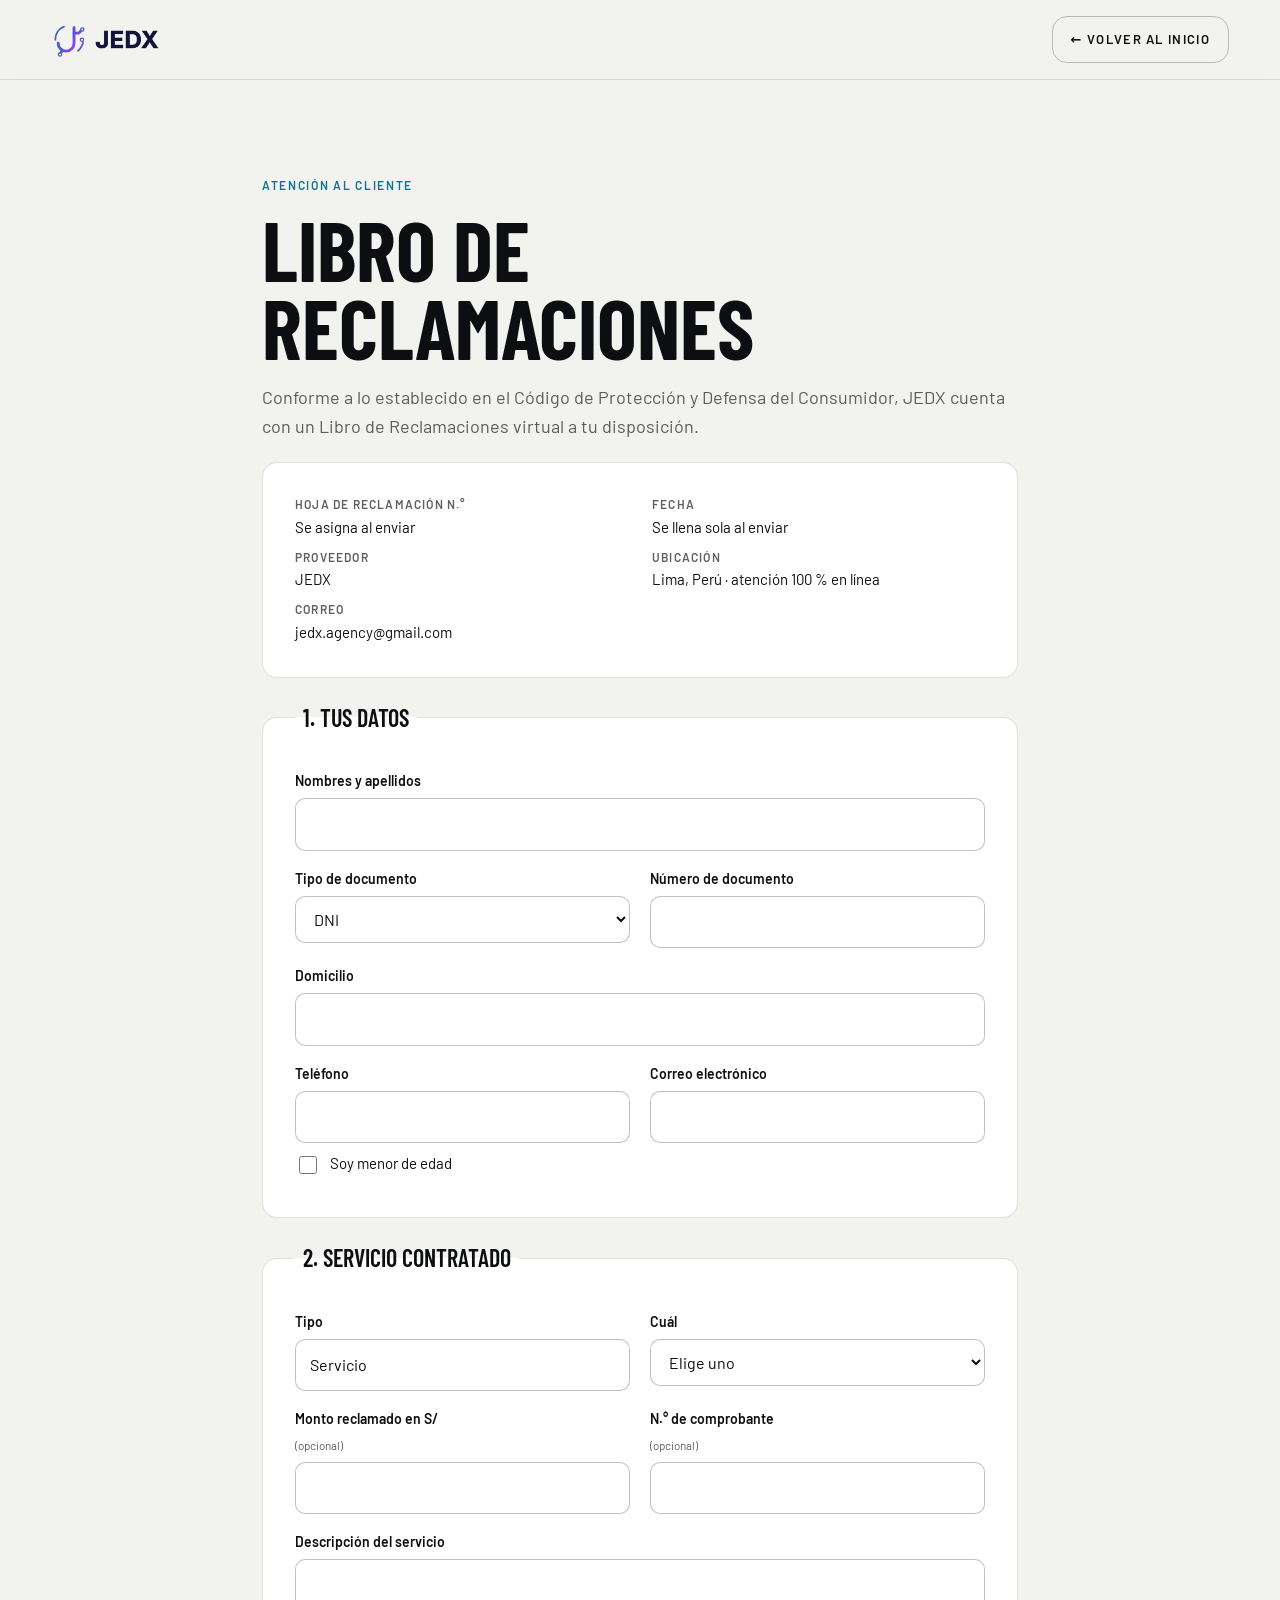
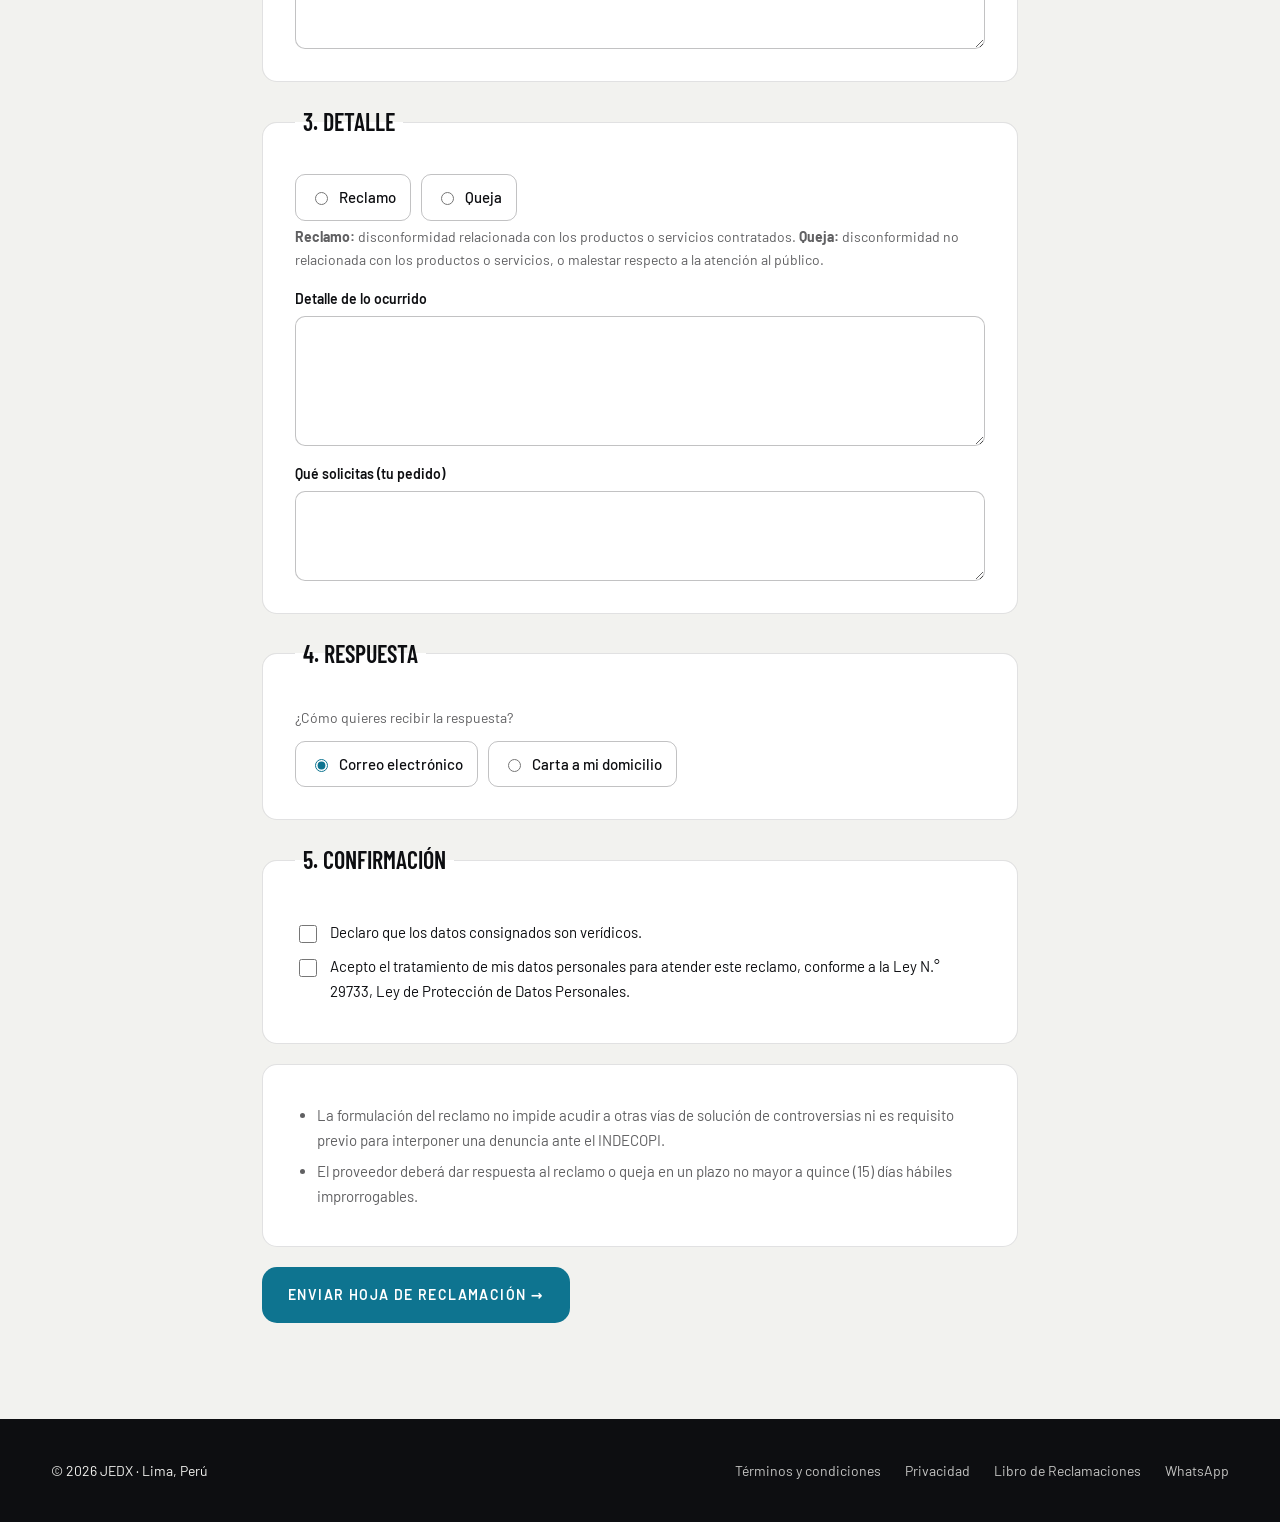
<file: libro-de-reclamaciones.html>
<!doctype html>
<html lang="es">
<head>
<meta charset="utf-8">
<meta name="viewport" content="width=device-width, initial-scale=1">
<title>Libro de Reclamaciones | JEDX</title>
<meta name="description" content="Libro de Reclamaciones virtual de JEDX: registra un reclamo o una queja.">
<link rel="canonical" href="https://jedx.studio/libro-de-reclamaciones.html">
<link rel="icon" href="assets/img/favicon.svg" type="image/svg+xml">
<link rel="apple-touch-icon" href="assets/img/apple-touch-icon.png">
<meta name="theme-color" content="#F2F2EF">
<link rel="stylesheet" href="assets/css/legal.css">
</head>
<body>
<header class="top">
  <a class="logo" href="index.html" aria-label="JEDX, volver al inicio" style="display:flex;align-items:center;gap:8px"><svg width="36" height="36" viewBox="0 0 200 200" aria-hidden="true" focusable="false"><defs><linearGradient id="lgL" x1="0" y1="0" x2="1" y2="1"><stop offset="0" stop-color="#0E7490"/><stop offset="1" stop-color="#9B3DFF"/></linearGradient></defs><g fill="none" stroke="url(#lgL)" stroke-width="16" stroke-linecap="round"><path d="M128 32 V118 A44 44 0 0 1 40 118"/><path d="M128 62 H154 L170 46"/><path d="M128 98 H168"/><path d="M62 160 L52 176"/><path d="M24 98 A78 78 0 0 1 72 26" stroke-width="10"/><path d="M178 112 A78 78 0 0 1 150 160" stroke-width="10"/></g><g fill="#F2F2EF" stroke="url(#lgL)" stroke-width="7"><circle cx="174" cy="42" r="9"/><circle cx="172" cy="98" r="9"/><circle cx="50" cy="180" r="9"/></g></svg><img src="assets/img/jedx-wordmark.png" alt="JEDX" width="66" height="21" style="display:block;height:21px;width:auto"></a>
  <a class="back" href="index.html">← Volver al inicio</a>
</header>
<main>
<p class="kicker">Atención al cliente</p>
<h1>Libro de Reclamaciones</h1>
<p class="lead">Conforme a lo establecido en el Código de Protección y Defensa del Consumidor, JEDX cuenta con un Libro de Reclamaciones virtual a tu disposición.</p>

<div class="card" id="cabecera">
  <div class="hoja-head">
    <div><b>Hoja de reclamación N.°</b><span id="h-num">Se asigna al enviar</span></div>
    <div><b>Fecha</b><span id="h-fecha">Se llena sola al enviar</span></div>
    <div><b>Proveedor</b>JEDX</div>
    <div><b>Ubicación</b>Lima, Perú · atención 100 % en línea</div>
    <div><b>Correo</b>jedx.agency@gmail.com</div>
  </div>
</div>

<form id="reclamo" novalidate>
<fieldset>
  <legend>1. Tus datos</legend>
  <div class="grid">
    <label class="f full">Nombres y apellidos<input type="text" name="nombre" required autocomplete="name" maxlength="120"></label>
    <label class="f">Tipo de documento<select name="tipo_doc" required><option value="DNI">DNI</option><option value="CE">Carné de extranjería</option><option value="Pasaporte">Pasaporte</option></select></label>
    <label class="f ">Número de documento<input type="text" name="num_doc" required inputmode="numeric" maxlength="20"></label>
    <label class="f full">Domicilio<input type="text" name="domicilio" required autocomplete="street-address" maxlength="200"></label>
    <label class="f ">Teléfono<input type="tel" name="telefono" required autocomplete="tel" maxlength="20"></label>
    <label class="f ">Correo electrónico<input type="email" name="correo" required autocomplete="email" maxlength="120"></label>
  </div>
  <label class="check"><input type="checkbox" name="menor" id="menor"> Soy menor de edad</label>
  <div class="grid hidden" id="apoderado">
    <label class="f full">Nombre del padre, madre o apoderado <small>(opcional)</small><input type="text" name="apod_nombre" maxlength="120"></label>
    <label class="f ">Documento del padre, madre o apoderado <small>(opcional)</small><input type="text" name="apod_doc" maxlength="20"></label>
  </div>
</fieldset>

<fieldset>
  <legend>2. Servicio contratado</legend>
  <div class="grid">
    <label class="f">Tipo<input type="text" value="Servicio" readonly name="bien"></label>
    <label class="f">Cuál<select name="servicio" required><option value="">Elige uno</option><option>Branding</option><option>Logotipo</option><option>Diseño web</option><option>Landing page</option><option>Web para startup</option><option>Plan mensual de hosting o mantenimiento</option><option>Otro</option></select></label>
    <label class="f ">Monto reclamado en S/ <small>(opcional)</small><input type="number" name="monto" min="0" step="0.01" inputmode="decimal"></label>
    <label class="f ">N.° de comprobante <small>(opcional)</small><input type="text" name="comprobante" maxlength="40"></label>
    <label class="f full">Descripción del servicio<textarea name="desc_servicio" required maxlength="1500" style="min-height:90px"></textarea></label>
  </div>
</fieldset>

<fieldset>
  <legend>3. Detalle</legend>
  <div class="radios" role="radiogroup" aria-label="Tipo">
    <label><input type="radio" name="tipo" value="Reclamo" required> Reclamo</label>
    <label><input type="radio" name="tipo" value="Queja"> Queja</label>
  </div>
  <p class="hint"><strong>Reclamo:</strong> disconformidad relacionada con los productos o servicios contratados. <strong>Queja:</strong> disconformidad no relacionada con los productos o servicios, o malestar respecto a la atención al público.</p>
  <div class="grid" style="margin-top:16px">
    <label class="f full">Detalle de lo ocurrido<textarea name="detalle" required maxlength="4000"></textarea></label>
    <label class="f full">Qué solicitas (tu pedido)<textarea name="pedido" required maxlength="2000" style="min-height:90px"></textarea></label>
  </div>
</fieldset>

<fieldset>
  <legend>4. Respuesta</legend>
  <p class="hint" style="margin:0 0 12px">¿Cómo quieres recibir la respuesta?</p>
  <div class="radios">
    <label><input type="radio" name="respuesta" value="Correo electrónico" required checked> Correo electrónico</label>
    <label><input type="radio" name="respuesta" value="Carta a mi domicilio"> Carta a mi domicilio</label>
  </div>
</fieldset>

<fieldset>
  <legend>5. Confirmación</legend>
  <label class="check"><input type="checkbox" name="veridico" required> Declaro que los datos consignados son verídicos.</label>
  <label class="check"><input type="checkbox" name="datos" required> Acepto el tratamiento de mis datos personales para atender este reclamo, conforme a la Ley N.° 29733, Ley de Protección de Datos Personales.</label>
</fieldset>

<div class="card note">
  <ul style="margin:0">
    <li>La formulación del reclamo no impide acudir a otras vías de solución de controversias ni es requisito previo para interponer una denuncia ante el INDECOPI.</li>
    <li>El proveedor deberá dar respuesta al reclamo o queja en un plazo no mayor a quince (15) días hábiles improrrogables.</li>
  </ul>
</div>

<button class="btn" type="submit" id="enviar">Enviar hoja de reclamación →</button>
<p class="err hidden" id="err" role="alert"></p>
</form>

<div class="card ok hidden" id="listo" tabindex="-1">
  <p class="kicker" style="margin-bottom:6px">Hoja registrada</p>
  <h2 style="margin:0 0 8px">Hoja N.° <span id="r-num"></span></h2>
  <p id="r-msg" style="margin:0 0 16px"></p>
  <div id="r-copia"></div>
  <div class="noprint" style="display:flex;flex-wrap:wrap;gap:12px;margin-top:20px">
    <button class="btn" type="button" id="imprimir">Descargar / imprimir copia</button>
    <a class="btn ghost" id="r-mail" href="#">Enviar copia por correo</a>
  </div>
</div>

</main>
<footer>
  <div class="row">
    <span>© 2026 JEDX · Lima, Perú</span>
    <nav aria-label="Legal"><a href="terminos.html">Términos y condiciones</a><a href="terminos.html#datos">Privacidad</a><a href="libro-de-reclamaciones.html">Libro de Reclamaciones</a><a href="https://wa.me/51919013919" target="_blank" rel="noopener">WhatsApp</a></nav>
  </div>
</footer>

<script>
(function(){
  var f=document.getElementById('reclamo'), menor=document.getElementById('menor'), apod=document.getElementById('apoderado');
  var err=document.getElementById('err'), btn=document.getElementById('enviar');
  menor.addEventListener('change',function(){apod.classList.toggle('hidden',!menor.checked);apod.querySelectorAll('input').forEach(function(i){i.required=menor.checked;});});
  function esc(s){return String(s==null?'':s).replace(/[&<>"]/g,function(c){return {'&':'&amp;','<':'&lt;','>':'&gt;','"':'&quot;'}[c];});}
  var LBL=[['nombre','Nombres y apellidos'],['tipo_doc','Tipo de documento'],['num_doc','N.° de documento'],['domicilio','Domicilio'],['telefono','Teléfono'],['correo','Correo'],['apod_nombre','Padre, madre o apoderado'],['apod_doc','Documento del apoderado'],['servicio','Servicio contratado'],['monto','Monto reclamado (S/)'],['comprobante','N.° de comprobante'],['desc_servicio','Descripción del servicio'],['tipo','Tipo'],['detalle','Detalle'],['pedido','Pedido'],['respuesta','Respuesta por']];
  function datos(){var d={};new FormData(f).forEach(function(v,k){d[k]=typeof v==='string'?v.trim():v;});d.menor=menor.checked;d.veridico=!!f.veridico.checked;d.datos=!!f.datos.checked;return d;}
  function copiaHTML(d){return '<div class="tbl"><table><tbody>'+LBL.filter(function(p){return d[p[0]];}).map(function(p){return '<tr><th style="width:38%">'+esc(p[1])+'</th><td style="white-space:pre-wrap">'+esc(d[p[0]])+'</td></tr>';}).join('')+'</tbody></table></div>';}
  function copiaTXT(n,fe,d){return 'HOJA DE RECLAMACIÓN N.° '+n+'\nFecha: '+fe+'\nProveedor: JEDX · Lima, Perú\n\n'+LBL.filter(function(p){return d[p[0]];}).map(function(p){return p[1]+': '+d[p[0]];}).join('\n');}
  function mostrar(n,fe,d,msg){
    document.getElementById('h-num').textContent=n;document.getElementById('h-fecha').textContent=fe;
    document.getElementById('r-num').textContent=n;document.getElementById('r-msg').textContent=msg;
    document.getElementById('r-copia').innerHTML=copiaHTML(d);
    document.getElementById('r-mail').href='mailto:jedx.agency@gmail.com?cc='+encodeURIComponent(d.correo||'')+'&subject='+encodeURIComponent('Hoja de reclamación N.° '+n)+'&body='+encodeURIComponent(copiaTXT(n,fe,d));
    f.classList.add('hidden');var l=document.getElementById('listo');l.classList.remove('hidden');l.focus();l.scrollIntoView({behavior:'smooth',block:'start'});
  }
  document.getElementById('imprimir').addEventListener('click',function(){window.print();});
  f.addEventListener('submit',function(e){
    e.preventDefault();err.classList.add('hidden');
    if(!f.checkValidity()){var bad=f.querySelector(':invalid');err.textContent='Revisa este campo: '+((bad.closest('label')||{}).textContent||'campo obligatorio').replace(/\s+/g,' ').trim().slice(0,80);err.classList.remove('hidden');bad.focus();return;}
    var d=datos();btn.disabled=true;btn.textContent='Enviando…';
    fetch('/api/reclamo',{method:'POST',headers:{'Content-Type':'application/json'},body:JSON.stringify(d)})
      .then(function(r){return r.json().then(function(j){if(!r.ok)throw j;return j;});})
      .then(function(j){mostrar(j.numero,j.fecha,d,j.correo_enviado?'Registramos tu hoja y enviamos una copia a '+d.correo+'. Te responderemos en un plazo máximo de 15 días hábiles.':'Registramos tu hoja. Guarda esta copia con el botón de abajo. Te responderemos en un plazo máximo de 15 días hábiles.');})
      .catch(function(j){
        btn.disabled=false;btn.textContent='Enviar hoja de reclamación →';
        if(j&&j.error&&!j.fallback){err.textContent=j.error;err.classList.remove('hidden');return;}
        var now=new Date(),fe=now.toLocaleDateString('es-PE')+' '+now.toLocaleTimeString('es-PE',{hour:'2-digit',minute:'2-digit'});
        mostrar('PEND-'+now.getTime().toString().slice(-6),fe,d,'No pudimos registrar tu hoja automáticamente. Usa el botón «Enviar copia por correo» para enviárnosla a jedx.agency@gmail.com; te confirmaremos el número oficial.');
      });
  });
})();
</script>

</body>
</html>
</file>
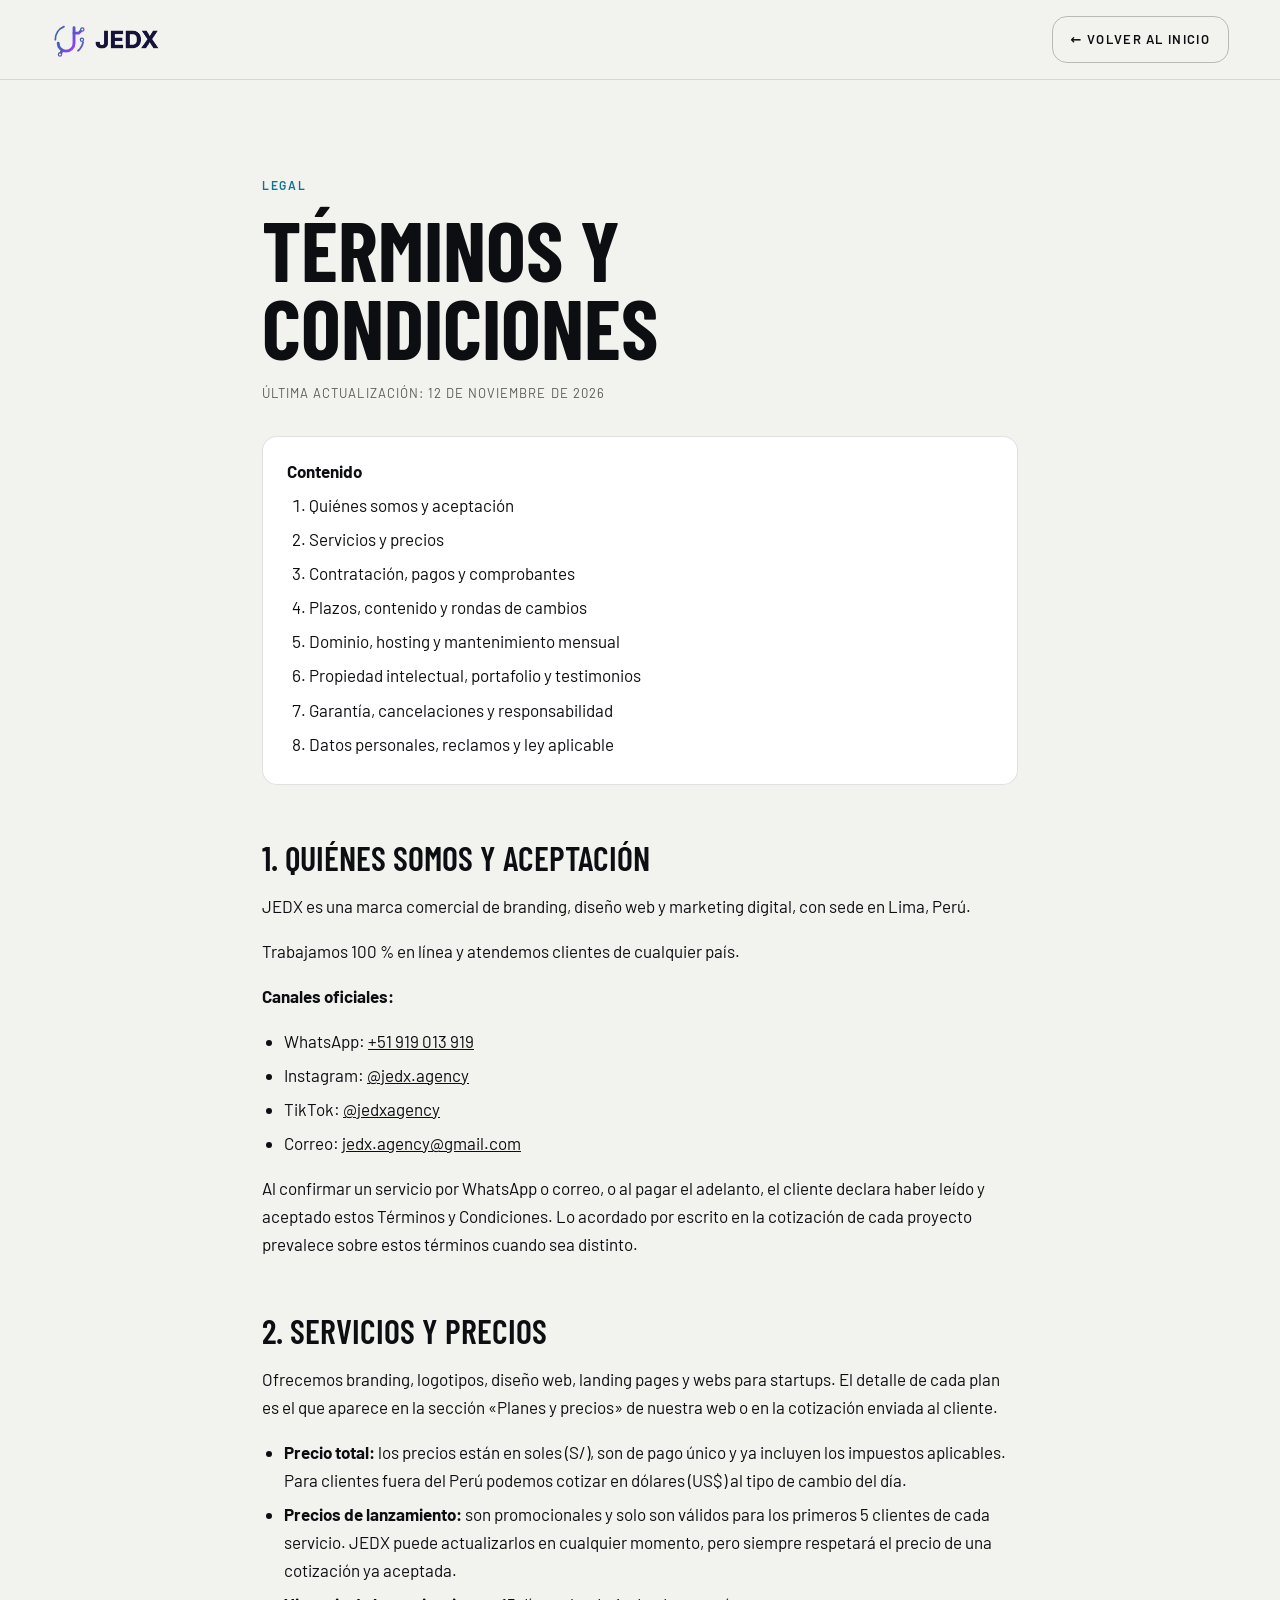
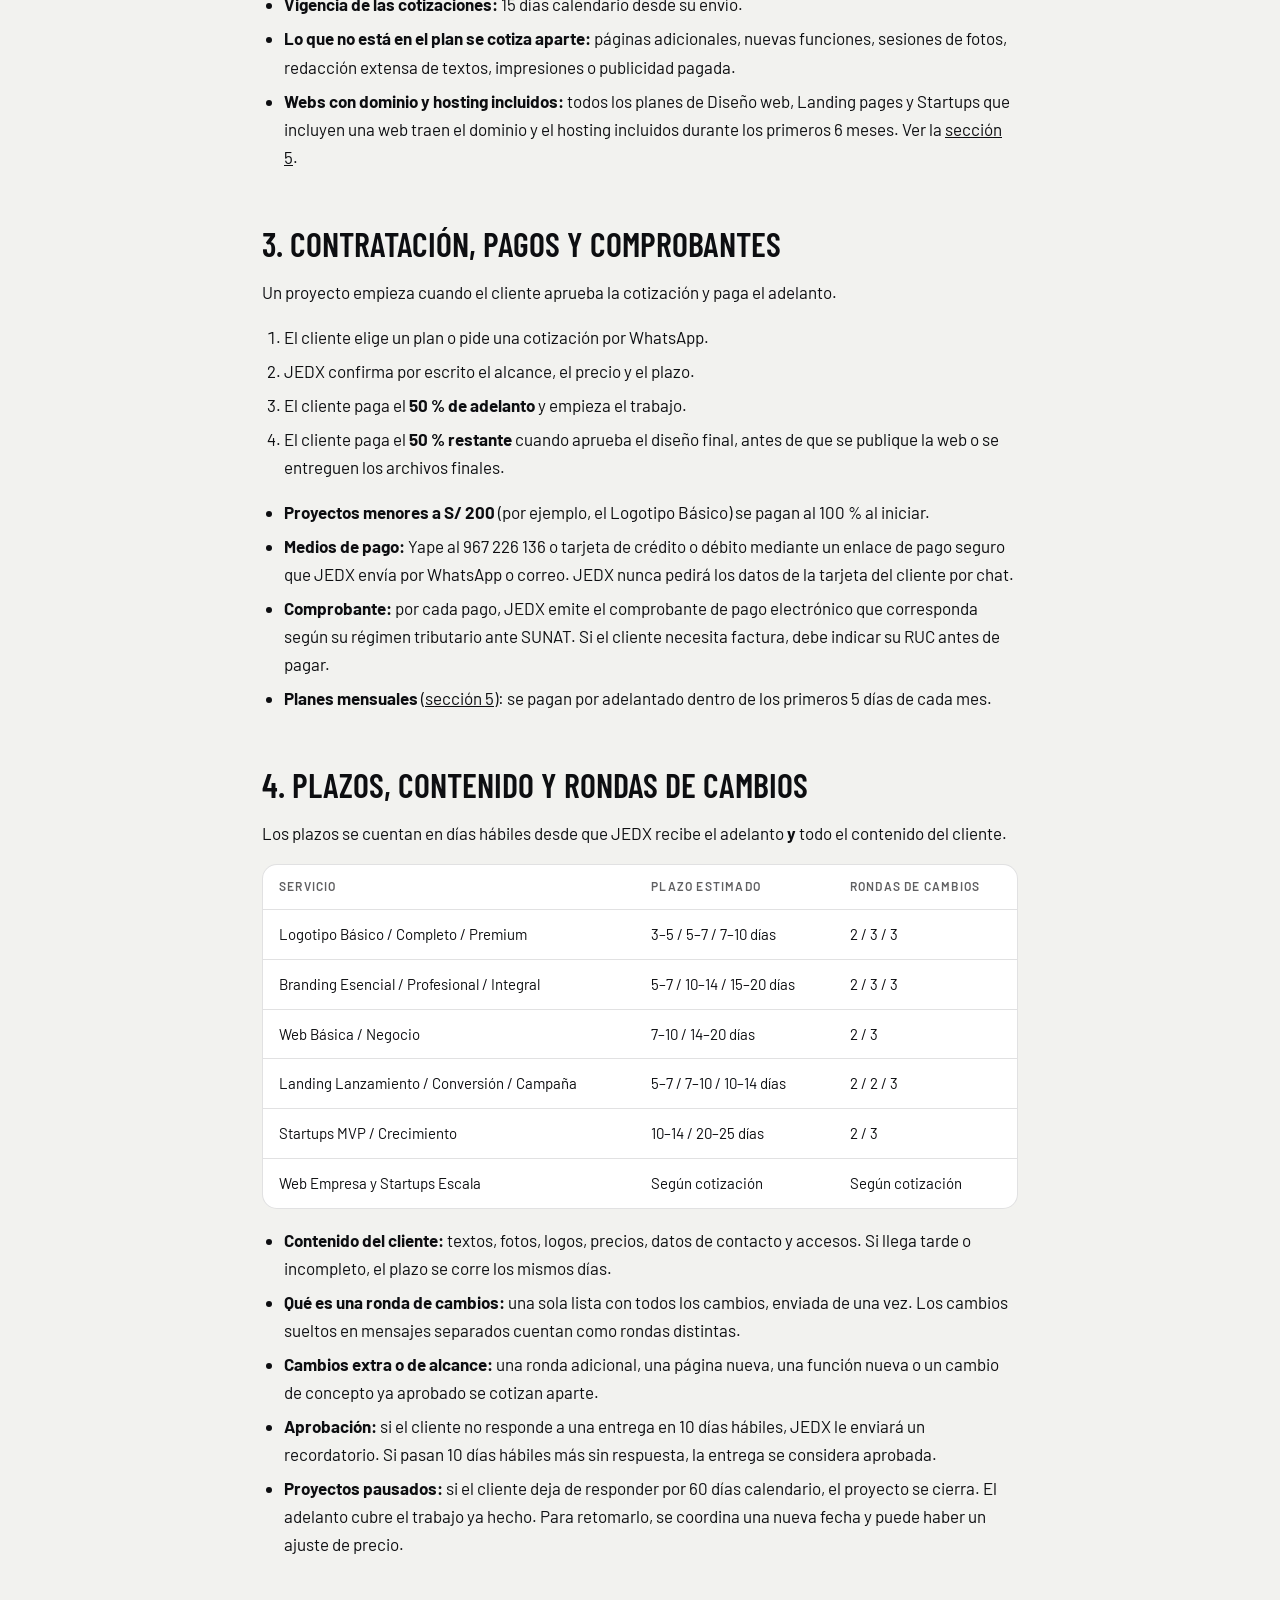
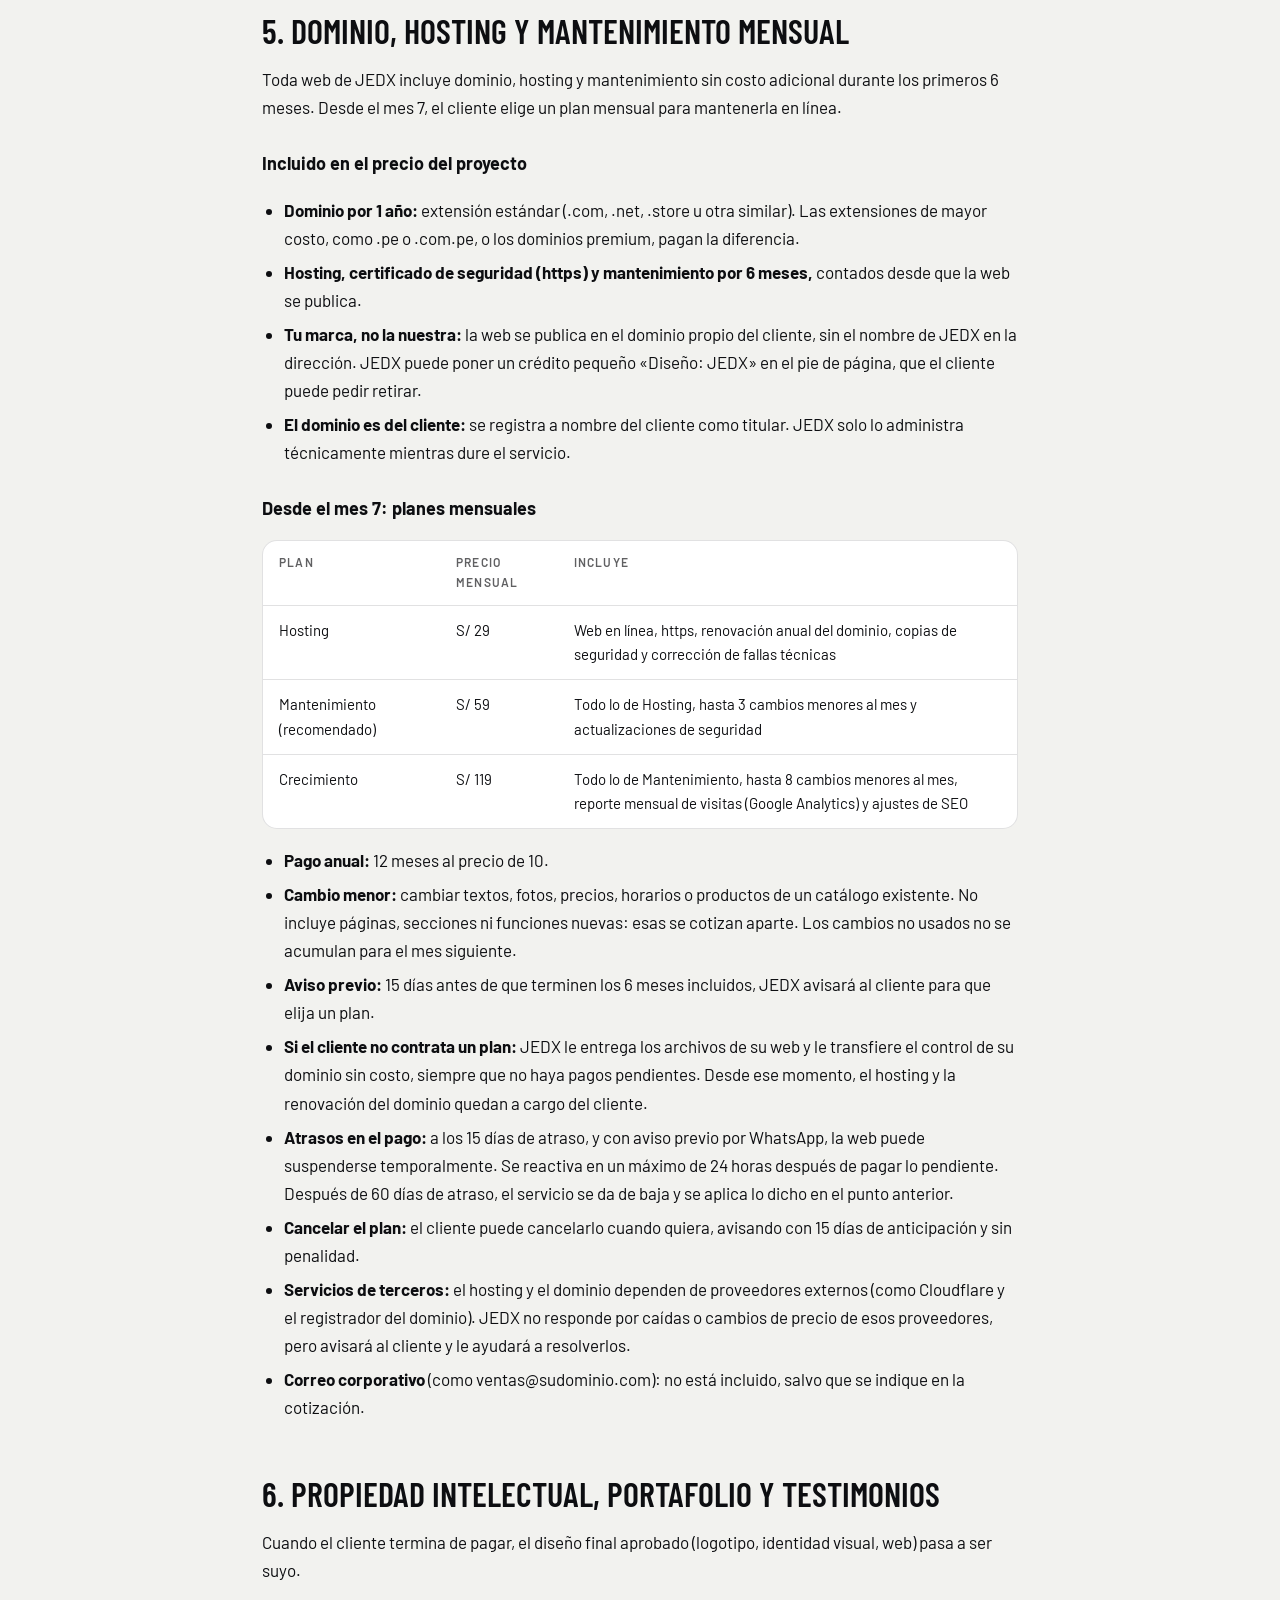
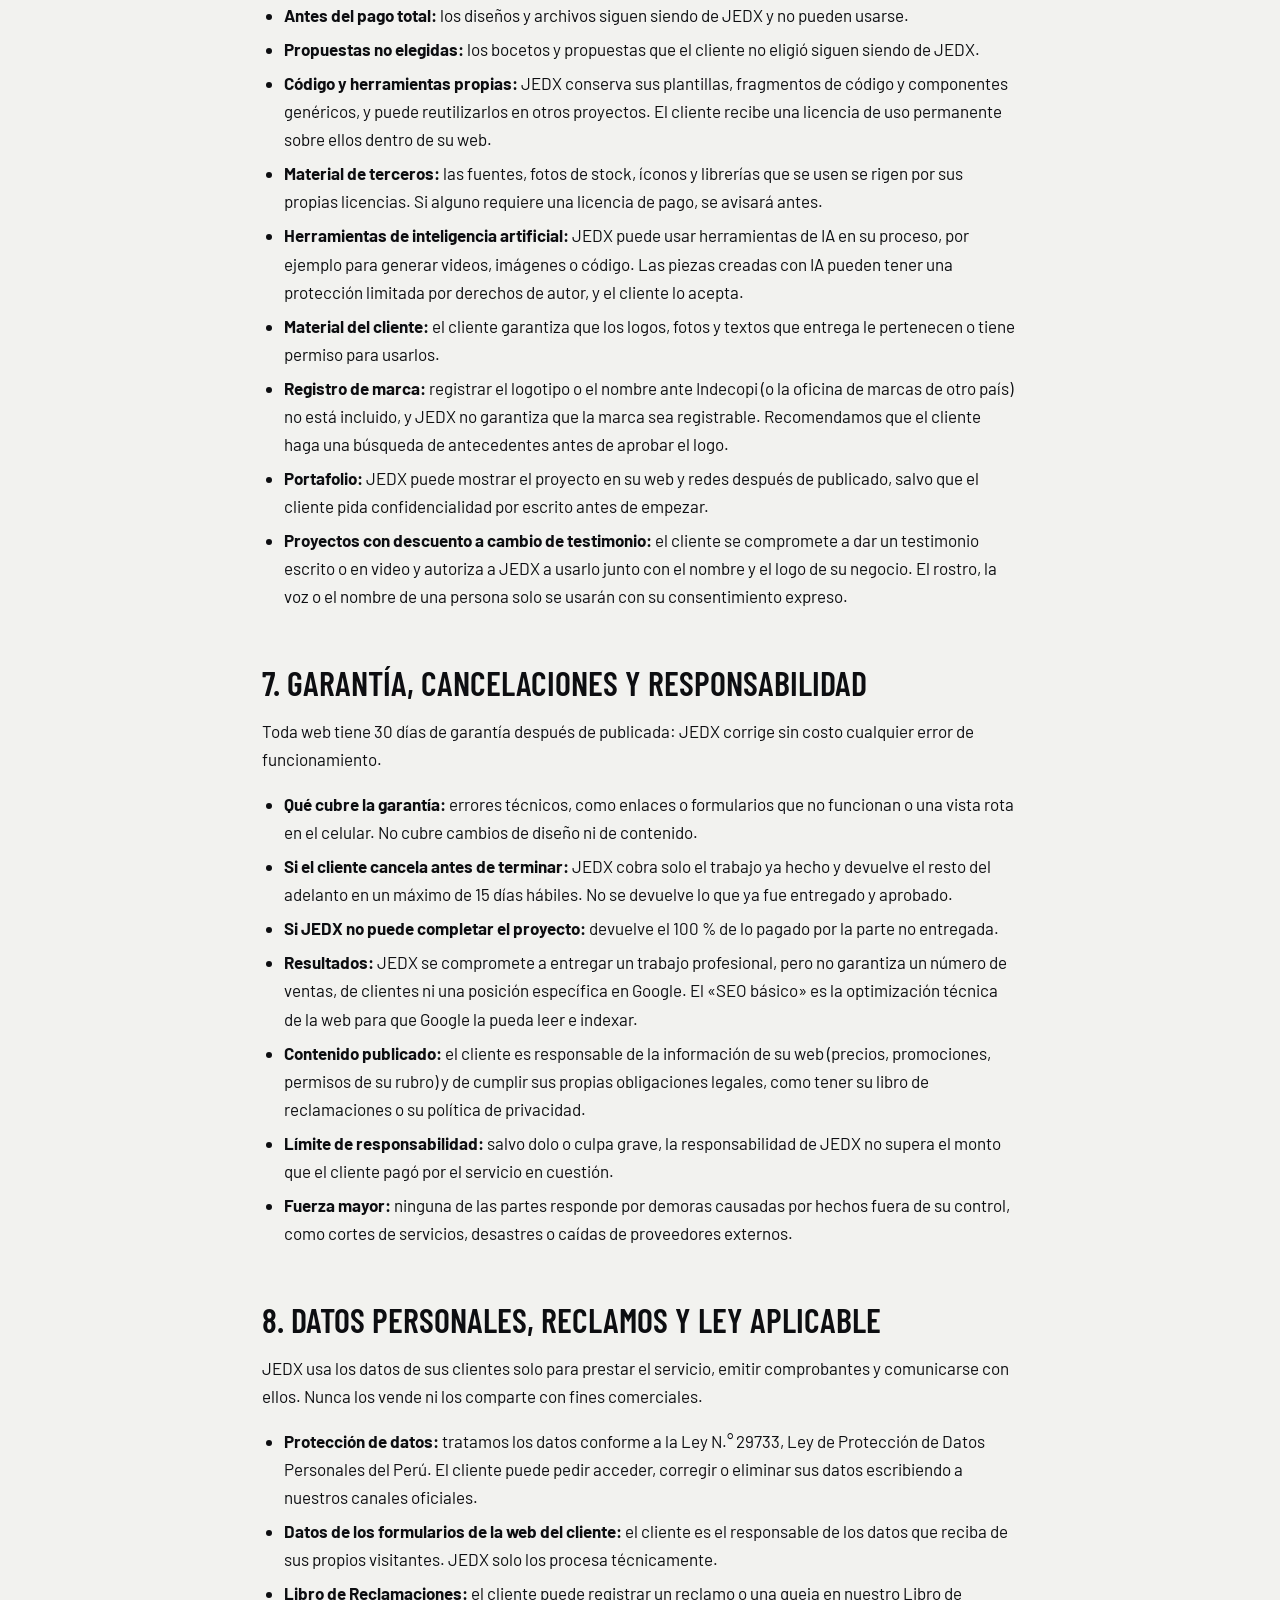
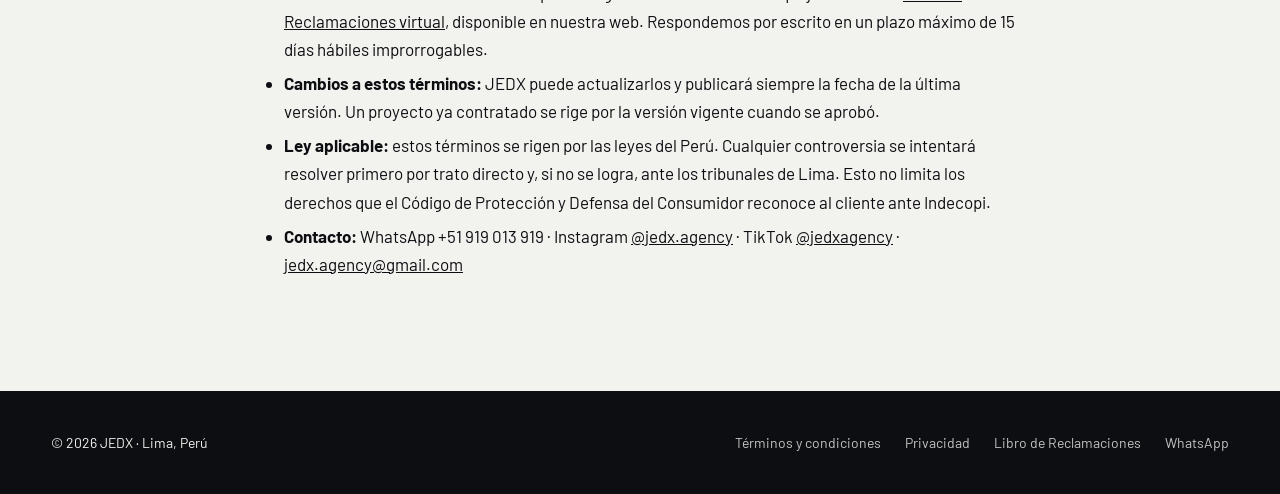
<file: terminos.html>
<!doctype html>
<html lang="es">
<head>
<meta charset="utf-8">
<meta name="viewport" content="width=device-width, initial-scale=1">
<title>Términos y condiciones | JEDX</title>
<meta name="description" content="Términos y condiciones de los servicios de branding y diseño web de JEDX.">
<link rel="canonical" href="https://jedx.studio/terminos.html">
<link rel="icon" href="assets/img/favicon.svg" type="image/svg+xml">
<link rel="apple-touch-icon" href="assets/img/apple-touch-icon.png">
<meta name="theme-color" content="#F2F2EF">
<link rel="stylesheet" href="assets/css/legal.css">
</head>
<body>
<header class="top">
  <a class="logo" href="index.html" aria-label="JEDX, volver al inicio" style="display:flex;align-items:center;gap:8px"><svg width="36" height="36" viewBox="0 0 200 200" aria-hidden="true" focusable="false"><defs><linearGradient id="lgL" x1="0" y1="0" x2="1" y2="1"><stop offset="0" stop-color="#0E7490"/><stop offset="1" stop-color="#9B3DFF"/></linearGradient></defs><g fill="none" stroke="url(#lgL)" stroke-width="16" stroke-linecap="round"><path d="M128 32 V118 A44 44 0 0 1 40 118"/><path d="M128 62 H154 L170 46"/><path d="M128 98 H168"/><path d="M62 160 L52 176"/><path d="M24 98 A78 78 0 0 1 72 26" stroke-width="10"/><path d="M178 112 A78 78 0 0 1 150 160" stroke-width="10"/></g><g fill="#F2F2EF" stroke="url(#lgL)" stroke-width="7"><circle cx="174" cy="42" r="9"/><circle cx="172" cy="98" r="9"/><circle cx="50" cy="180" r="9"/></g></svg><img src="assets/img/jedx-wordmark.png" alt="JEDX" width="66" height="21" style="display:block;height:21px;width:auto"></a>
  <a class="back" href="index.html">← Volver al inicio</a>
</header>
<main>
<p class="kicker">Legal</p>
<h1>Términos y condiciones</h1>
<p class="date">Última actualización: 12 de noviembre de 2026</p>
<nav class="toc" aria-label="Contenido"><strong>Contenido</strong><ol><li><a href="#quienes">Quiénes somos y aceptación</a></li><li><a href="#servicios">Servicios y precios</a></li><li><a href="#pagos">Contratación, pagos y comprobantes</a></li><li><a href="#plazos">Plazos, contenido y rondas de cambios</a></li><li><a href="#hosting">Dominio, hosting y mantenimiento mensual</a></li><li><a href="#propiedad">Propiedad intelectual, portafolio y testimonios</a></li><li><a href="#garantia">Garantía, cancelaciones y responsabilidad</a></li><li><a href="#datos">Datos personales, reclamos y ley aplicable</a></li></ol></nav>
<section id="quienes"><h2>1. Quiénes somos y aceptación</h2>
<p>JEDX es una marca comercial de branding, diseño web y marketing digital, con sede en Lima, Perú.</p>
<p>Trabajamos 100 % en línea y atendemos clientes de cualquier país.</p>
<p><strong>Canales oficiales:</strong></p>
<ul><li>WhatsApp: <a href="https://wa.me/51919013919" target="_blank" rel="noopener">+51 919 013 919</a></li><li>Instagram: <a href="https://www.instagram.com/jedx.agency" target="_blank" rel="noopener">@jedx.agency</a></li><li>TikTok: <a href="https://www.tiktok.com/@jedxagency" target="_blank" rel="noopener">@jedxagency</a></li><li>Correo: <a href="mailto:jedx.agency@gmail.com">jedx.agency@gmail.com</a></li></ul>
<p>Al confirmar un servicio por WhatsApp o correo, o al pagar el adelanto, el cliente declara haber leído y aceptado estos Términos y Condiciones. Lo acordado por escrito en la cotización de cada proyecto prevalece sobre estos términos cuando sea distinto.</p></section><section id="servicios"><h2>2. Servicios y precios</h2>
<p>Ofrecemos branding, logotipos, diseño web, landing pages y webs para startups. El detalle de cada plan es el que aparece en la sección «Planes y precios» de nuestra web o en la cotización enviada al cliente.</p><ul><li><strong>Precio total:</strong> los precios están en soles (S/), son de pago único y ya incluyen los impuestos aplicables. Para clientes fuera del Perú podemos cotizar en dólares (US$) al tipo de cambio del día.</li><li><strong>Precios de lanzamiento:</strong> son promocionales y solo son válidos para los primeros 5 clientes de cada servicio. JEDX puede actualizarlos en cualquier momento, pero siempre respetará el precio de una cotización ya aceptada.</li><li><strong>Vigencia de las cotizaciones:</strong> 15 días calendario desde su envío.</li><li><strong>Lo que no está en el plan se cotiza aparte:</strong> páginas adicionales, nuevas funciones, sesiones de fotos, redacción extensa de textos, impresiones o publicidad pagada.</li><li><strong>Webs con dominio y hosting incluidos:</strong> todos los planes de Diseño web, Landing pages y Startups que incluyen una web traen el dominio y el hosting incluidos durante los primeros 6 meses. Ver la <a href="#hosting">sección 5</a>.</li></ul></section><section id="pagos"><h2>3. Contratación, pagos y comprobantes</h2>
<p>Un proyecto empieza cuando el cliente aprueba la cotización y paga el adelanto.</p>
<ol><li>El cliente elige un plan o pide una cotización por WhatsApp.</li><li>JEDX confirma por escrito el alcance, el precio y el plazo.</li><li>El cliente paga el <strong>50 % de adelanto</strong> y empieza el trabajo.</li><li>El cliente paga el <strong>50 % restante</strong> cuando aprueba el diseño final, antes de que se publique la web o se entreguen los archivos finales.</li></ol><ul><li><strong>Proyectos menores a S/ 200</strong> (por ejemplo, el Logotipo Básico) se pagan al 100 % al iniciar.</li><li><strong>Medios de pago:</strong> Yape al 967 226 136 o tarjeta de crédito o débito mediante un enlace de pago seguro que JEDX envía por WhatsApp o correo. JEDX nunca pedirá los datos de la tarjeta del cliente por chat.</li><li><strong>Comprobante:</strong> por cada pago, JEDX emite el comprobante de pago electrónico que corresponda según su régimen tributario ante SUNAT. Si el cliente necesita factura, debe indicar su RUC antes de pagar.</li><li><strong>Planes mensuales</strong> (<a href="#hosting">sección 5</a>): se pagan por adelantado dentro de los primeros 5 días de cada mes.</li></ul></section><section id="plazos"><h2>4. Plazos, contenido y rondas de cambios</h2>
<p>Los plazos se cuentan en días hábiles desde que JEDX recibe el adelanto <strong>y</strong> todo el contenido del cliente.</p>
<div class="tbl"><table><thead><tr><th>Servicio</th><th>Plazo estimado</th><th>Rondas de cambios</th></tr></thead><tbody>
<tr><td>Logotipo Básico / Completo / Premium</td><td>3–5 / 5–7 / 7–10 días</td><td>2 / 3 / 3</td></tr>
<tr><td>Branding Esencial / Profesional / Integral</td><td>5–7 / 10–14 / 15–20 días</td><td>2 / 3 / 3</td></tr>
<tr><td>Web Básica / Negocio</td><td>7–10 / 14–20 días</td><td>2 / 3</td></tr>
<tr><td>Landing Lanzamiento / Conversión / Campaña</td><td>5–7 / 7–10 / 10–14 días</td><td>2 / 2 / 3</td></tr>
<tr><td>Startups MVP / Crecimiento</td><td>10–14 / 20–25 días</td><td>2 / 3</td></tr>
<tr><td>Web Empresa y Startups Escala</td><td>Según cotización</td><td>Según cotización</td></tr>
</tbody></table></div><ul><li><strong>Contenido del cliente:</strong> textos, fotos, logos, precios, datos de contacto y accesos. Si llega tarde o incompleto, el plazo se corre los mismos días.</li><li><strong>Qué es una ronda de cambios:</strong> una sola lista con todos los cambios, enviada de una vez. Los cambios sueltos en mensajes separados cuentan como rondas distintas.</li><li><strong>Cambios extra o de alcance:</strong> una ronda adicional, una página nueva, una función nueva o un cambio de concepto ya aprobado se cotizan aparte.</li><li><strong>Aprobación:</strong> si el cliente no responde a una entrega en 10 días hábiles, JEDX le enviará un recordatorio. Si pasan 10 días hábiles más sin respuesta, la entrega se considera aprobada.</li><li><strong>Proyectos pausados:</strong> si el cliente deja de responder por 60 días calendario, el proyecto se cierra. El adelanto cubre el trabajo ya hecho. Para retomarlo, se coordina una nueva fecha y puede haber un ajuste de precio.</li></ul></section><section id="hosting"><h2>5. Dominio, hosting y mantenimiento mensual</h2>
<p>Toda web de JEDX incluye dominio, hosting y mantenimiento sin costo adicional durante los primeros 6 meses. Desde el mes 7, el cliente elige un plan mensual para mantenerla en línea.</p>
<h3>Incluido en el precio del proyecto</h3><ul><li><strong>Dominio por 1 año:</strong> extensión estándar (.com, .net, .store u otra similar). Las extensiones de mayor costo, como .pe o .com.pe, o los dominios premium, pagan la diferencia.</li><li><strong>Hosting, certificado de seguridad (https) y mantenimiento por 6 meses,</strong> contados desde que la web se publica.</li><li><strong>Tu marca, no la nuestra:</strong> la web se publica en el dominio propio del cliente, sin el nombre de JEDX en la dirección. JEDX puede poner un crédito pequeño «Diseño: JEDX» en el pie de página, que el cliente puede pedir retirar.</li><li><strong>El dominio es del cliente:</strong> se registra a nombre del cliente como titular. JEDX solo lo administra técnicamente mientras dure el servicio.</li></ul>
<h3>Desde el mes 7: planes mensuales</h3>
<div class="tbl"><table><thead><tr><th>Plan</th><th>Precio mensual</th><th>Incluye</th></tr></thead><tbody>
<tr><td>Hosting</td><td>S/ 29</td><td>Web en línea, https, renovación anual del dominio, copias de seguridad y corrección de fallas técnicas</td></tr>
<tr><td>Mantenimiento (recomendado)</td><td>S/ 59</td><td>Todo lo de Hosting, hasta 3 cambios menores al mes y actualizaciones de seguridad</td></tr>
<tr><td>Crecimiento</td><td>S/ 119</td><td>Todo lo de Mantenimiento, hasta 8 cambios menores al mes, reporte mensual de visitas (Google Analytics) y ajustes de SEO</td></tr>
</tbody></table></div><ul><li><strong>Pago anual:</strong> 12 meses al precio de 10.</li><li><strong>Cambio menor:</strong> cambiar textos, fotos, precios, horarios o productos de un catálogo existente. No incluye páginas, secciones ni funciones nuevas: esas se cotizan aparte. Los cambios no usados no se acumulan para el mes siguiente.</li><li><strong>Aviso previo:</strong> 15 días antes de que terminen los 6 meses incluidos, JEDX avisará al cliente para que elija un plan.</li><li><strong>Si el cliente no contrata un plan:</strong> JEDX le entrega los archivos de su web y le transfiere el control de su dominio sin costo, siempre que no haya pagos pendientes. Desde ese momento, el hosting y la renovación del dominio quedan a cargo del cliente.</li><li><strong>Atrasos en el pago:</strong> a los 15 días de atraso, y con aviso previo por WhatsApp, la web puede suspenderse temporalmente. Se reactiva en un máximo de 24 horas después de pagar lo pendiente. Después de 60 días de atraso, el servicio se da de baja y se aplica lo dicho en el punto anterior.</li><li><strong>Cancelar el plan:</strong> el cliente puede cancelarlo cuando quiera, avisando con 15 días de anticipación y sin penalidad.</li><li><strong>Servicios de terceros:</strong> el hosting y el dominio dependen de proveedores externos (como Cloudflare y el registrador del dominio). JEDX no responde por caídas o cambios de precio de esos proveedores, pero avisará al cliente y le ayudará a resolverlos.</li><li><strong>Correo corporativo</strong> (como ventas@sudominio.com): no está incluido, salvo que se indique en la cotización.</li></ul></section><section id="propiedad"><h2>6. Propiedad intelectual, portafolio y testimonios</h2>
<p>Cuando el cliente termina de pagar, el diseño final aprobado (logotipo, identidad visual, web) pasa a ser suyo.</p><ul><li><strong>Antes del pago total:</strong> los diseños y archivos siguen siendo de JEDX y no pueden usarse.</li><li><strong>Propuestas no elegidas:</strong> los bocetos y propuestas que el cliente no eligió siguen siendo de JEDX.</li><li><strong>Código y herramientas propias:</strong> JEDX conserva sus plantillas, fragmentos de código y componentes genéricos, y puede reutilizarlos en otros proyectos. El cliente recibe una licencia de uso permanente sobre ellos dentro de su web.</li><li><strong>Material de terceros:</strong> las fuentes, fotos de stock, íconos y librerías que se usen se rigen por sus propias licencias. Si alguno requiere una licencia de pago, se avisará antes.</li><li><strong>Herramientas de inteligencia artificial:</strong> JEDX puede usar herramientas de IA en su proceso, por ejemplo para generar videos, imágenes o código. Las piezas creadas con IA pueden tener una protección limitada por derechos de autor, y el cliente lo acepta.</li><li><strong>Material del cliente:</strong> el cliente garantiza que los logos, fotos y textos que entrega le pertenecen o tiene permiso para usarlos.</li><li><strong>Registro de marca:</strong> registrar el logotipo o el nombre ante Indecopi (o la oficina de marcas de otro país) no está incluido, y JEDX no garantiza que la marca sea registrable. Recomendamos que el cliente haga una búsqueda de antecedentes antes de aprobar el logo.</li><li><strong>Portafolio:</strong> JEDX puede mostrar el proyecto en su web y redes después de publicado, salvo que el cliente pida confidencialidad por escrito antes de empezar.</li><li><strong>Proyectos con descuento a cambio de testimonio:</strong> el cliente se compromete a dar un testimonio escrito o en video y autoriza a JEDX a usarlo junto con el nombre y el logo de su negocio. El rostro, la voz o el nombre de una persona solo se usarán con su consentimiento expreso.</li></ul></section><section id="garantia"><h2>7. Garantía, cancelaciones y responsabilidad</h2>
<p>Toda web tiene 30 días de garantía después de publicada: JEDX corrige sin costo cualquier error de funcionamiento.</p><ul><li><strong>Qué cubre la garantía:</strong> errores técnicos, como enlaces o formularios que no funcionan o una vista rota en el celular. No cubre cambios de diseño ni de contenido.</li><li><strong>Si el cliente cancela antes de terminar:</strong> JEDX cobra solo el trabajo ya hecho y devuelve el resto del adelanto en un máximo de 15 días hábiles. No se devuelve lo que ya fue entregado y aprobado.</li><li><strong>Si JEDX no puede completar el proyecto:</strong> devuelve el 100 % de lo pagado por la parte no entregada.</li><li><strong>Resultados:</strong> JEDX se compromete a entregar un trabajo profesional, pero no garantiza un número de ventas, de clientes ni una posición específica en Google. El «SEO básico» es la optimización técnica de la web para que Google la pueda leer e indexar.</li><li><strong>Contenido publicado:</strong> el cliente es responsable de la información de su web (precios, promociones, permisos de su rubro) y de cumplir sus propias obligaciones legales, como tener su libro de reclamaciones o su política de privacidad.</li><li><strong>Límite de responsabilidad:</strong> salvo dolo o culpa grave, la responsabilidad de JEDX no supera el monto que el cliente pagó por el servicio en cuestión.</li><li><strong>Fuerza mayor:</strong> ninguna de las partes responde por demoras causadas por hechos fuera de su control, como cortes de servicios, desastres o caídas de proveedores externos.</li></ul></section><section id="datos"><h2>8. Datos personales, reclamos y ley aplicable</h2>
<p>JEDX usa los datos de sus clientes solo para prestar el servicio, emitir comprobantes y comunicarse con ellos. Nunca los vende ni los comparte con fines comerciales.</p><ul><li><strong>Protección de datos:</strong> tratamos los datos conforme a la Ley N.° 29733, Ley de Protección de Datos Personales del Perú. El cliente puede pedir acceder, corregir o eliminar sus datos escribiendo a nuestros canales oficiales.</li><li><strong>Datos de los formularios de la web del cliente:</strong> el cliente es el responsable de los datos que reciba de sus propios visitantes. JEDX solo los procesa técnicamente.</li><li><strong>Libro de Reclamaciones:</strong> el cliente puede registrar un reclamo o una queja en nuestro <a href="libro-de-reclamaciones.html">Libro de Reclamaciones virtual</a>, disponible en nuestra web. Respondemos por escrito en un plazo máximo de 15 días hábiles improrrogables.</li><li><strong>Cambios a estos términos:</strong> JEDX puede actualizarlos y publicará siempre la fecha de la última versión. Un proyecto ya contratado se rige por la versión vigente cuando se aprobó.</li><li><strong>Ley aplicable:</strong> estos términos se rigen por las leyes del Perú. Cualquier controversia se intentará resolver primero por trato directo y, si no se logra, ante los tribunales de Lima. Esto no limita los derechos que el Código de Protección y Defensa del Consumidor reconoce al cliente ante Indecopi.</li><li><strong>Contacto:</strong> WhatsApp +51 919 013 919 · Instagram <a href="https://www.instagram.com/jedx.agency" target="_blank" rel="noopener">@jedx.agency</a> · TikTok <a href="https://www.tiktok.com/@jedxagency" target="_blank" rel="noopener">@jedxagency</a> · <a href="mailto:jedx.agency@gmail.com">jedx.agency@gmail.com</a></li></ul></section>
</main>
<footer>
  <div class="row">
    <span>© 2026 JEDX · Lima, Perú</span>
    <nav aria-label="Legal"><a href="terminos.html">Términos y condiciones</a><a href="terminos.html#datos">Privacidad</a><a href="libro-de-reclamaciones.html">Libro de Reclamaciones</a><a href="https://wa.me/51919013919" target="_blank" rel="noopener">WhatsApp</a></nav>
  </div>
</footer>

</body>
</html>
</file>
<file: assets/css/legal.css>
@font-face{font-family:'Barlow';font-weight:400;font-display:swap;src:url("../fonts/fc63a478.woff2") format('woff2')}
@font-face{font-family:'Barlow';font-weight:500;font-display:swap;src:url("../fonts/796e1c4a.woff2") format('woff2')}
@font-face{font-family:'Barlow';font-weight:600;font-display:swap;src:url("../fonts/5e13ee5c.woff2") format('woff2')}
@font-face{font-family:'Barlow';font-weight:700;font-display:swap;src:url("../fonts/4f1eda33.woff2") format('woff2')}
@font-face{font-family:'Barlow Condensed';font-weight:600;font-display:swap;src:url("../fonts/ab74875f.woff2") format('woff2')}
@font-face{font-family:'Barlow Condensed';font-weight:700;font-display:swap;src:url("../fonts/1bac1130.woff2") format('woff2')}
:root{--ink:#0D0E11;--paper:#F2F2EF;--accent:#0E7490;--line:rgba(13,14,17,.12);--muted:rgba(13,14,17,.66)}
*{box-sizing:border-box}
html{-webkit-text-size-adjust:100%}
body{margin:0;background:var(--paper);color:var(--ink);font-family:'Barlow',system-ui,sans-serif;font-size:17px;line-height:1.65}
a{color:inherit}
.top{position:sticky;top:0;z-index:5;display:flex;align-items:center;justify-content:space-between;gap:16px;padding:16px clamp(16px,4vw,56px);background:rgba(242,242,239,.92);backdrop-filter:blur(10px);border-bottom:1px solid var(--line)}
.logo{font-family:'Barlow Condensed',sans-serif;font-weight:700;font-size:30px;letter-spacing:.02em;text-decoration:none;line-height:1}
.back{font-size:13px;font-weight:600;letter-spacing:.1em;text-transform:uppercase;text-decoration:none;padding:12px 18px;border:1px solid rgba(13,14,17,.25);border-radius:15px}
.back:hover{background:var(--ink);color:var(--paper)}
main{max-width:820px;margin:0 auto;padding:clamp(48px,8vw,96px) clamp(16px,4vw,32px) 96px}
.kicker{font-size:12px;font-weight:600;letter-spacing:.14em;text-transform:uppercase;color:var(--accent);margin:0 0 14px}
h1{font-family:'Barlow Condensed',sans-serif;font-weight:700;text-transform:uppercase;font-size:clamp(44px,8vw,84px);line-height:.92;margin:0 0 18px}
h2{font-family:'Barlow Condensed',sans-serif;font-weight:600;text-transform:uppercase;font-size:clamp(26px,3.4vw,34px);line-height:1;margin:56px 0 14px;scroll-margin-top:90px}
h3{font-size:18px;margin:28px 0 8px}
.lead{font-size:18px;color:var(--muted);margin:0 0 8px}
.date{font-size:13px;letter-spacing:.08em;text-transform:uppercase;color:var(--muted)}
ul,ol{padding-left:22px}
li{margin:6px 0}
.toc{margin:32px 0 0;padding:20px 24px;background:#fff;border:1px solid var(--line);border-radius:15px}
.toc ol{margin:6px 0 0}
.toc a{text-decoration:none}.toc a:hover{color:var(--accent)}
.tbl{width:100%;overflow-x:auto;margin:16px 0;border:1px solid var(--line);border-radius:15px;background:#fff}
table{width:100%;border-collapse:collapse;font-size:15px;min-width:520px}
th,td{text-align:left;padding:12px 16px;border-bottom:1px solid var(--line);vertical-align:top}
th{font-size:12px;letter-spacing:.1em;text-transform:uppercase;color:var(--muted);font-weight:600}
tr:last-child td{border-bottom:0}
.card{background:#fff;border:1px solid var(--line);border-radius:15px;padding:clamp(20px,3vw,32px);margin:20px 0}
.note{font-size:15px;color:var(--muted)}
footer{background:var(--ink);color:var(--paper);padding:40px clamp(16px,4vw,56px);font-size:14px}
footer .row{display:flex;flex-wrap:wrap;gap:12px 28px;justify-content:space-between;align-items:center;max-width:1200px;margin:0 auto}
footer a{text-decoration:none;opacity:.8}footer a:hover{opacity:1;color:#0E7490}
footer nav{display:flex;flex-wrap:wrap;gap:12px 24px}
/* formulario */
fieldset{border:1px solid var(--line);border-radius:15px;background:#fff;padding:clamp(20px,3vw,32px);margin:0 0 20px}
legend{font-family:'Barlow Condensed',sans-serif;font-weight:600;text-transform:uppercase;font-size:24px;padding:0 8px}
.grid{display:grid;grid-template-columns:repeat(auto-fit,minmax(min(100%,240px),1fr));gap:16px 20px}
.full{grid-column:1/-1}
label.f{display:flex;flex-direction:column;gap:6px;font-size:14px;font-weight:600}
label.f small{font-weight:400;color:var(--muted)}
input[type=text],input[type=email],input[type=tel],input[type=number],select,textarea{font:inherit;font-size:16px;font-weight:400;padding:12px 14px;border:1px solid rgba(13,14,17,.25);border-radius:10px;background:#fff;color:var(--ink);width:100%}
textarea{min-height:130px;resize:vertical}
input:focus,select:focus,textarea:focus{outline:2px solid var(--accent);outline-offset:1px;border-color:transparent}
.radios{display:flex;flex-wrap:wrap;gap:10px}
.radios label{display:flex;align-items:center;gap:8px;padding:10px 14px;border:1px solid rgba(13,14,17,.25);border-radius:10px;cursor:pointer;font-size:15px;font-weight:500}
.radios input{accent-color:var(--accent)}
.check{display:flex;gap:10px;align-items:flex-start;font-size:15px;margin:8px 0}
.check input{margin-top:5px;accent-color:var(--accent);width:18px;height:18px;flex:none}
.hint{font-size:14px;color:var(--muted);margin:4px 0 0}
.btn{display:inline-flex;align-items:center;gap:10px;padding:16px 26px;background:var(--accent);color:#fff;border:0;border-radius:15px;font:inherit;font-size:14px;font-weight:600;letter-spacing:.1em;text-transform:uppercase;cursor:pointer;text-decoration:none}
.btn.ghost{background:transparent;color:var(--ink);border:1px solid rgba(13,14,17,.3)}
.btn:disabled{opacity:.6;cursor:wait}
.err{color:#C62828;font-size:14px;font-weight:600;margin:12px 0 0}
.hoja-head{display:grid;grid-template-columns:repeat(auto-fit,minmax(min(100%,220px),1fr));gap:8px 24px;font-size:15px}
.hoja-head b{display:block;font-size:12px;letter-spacing:.1em;text-transform:uppercase;color:var(--muted);font-weight:600}
.ok{border-color:var(--accent);scroll-margin-top:90px}
.hidden{display:none !important}
@media print{.top,footer,.noprint{display:none !important}body{background:#fff}main{padding:0}.card,fieldset{border-color:#999}}
</file>
